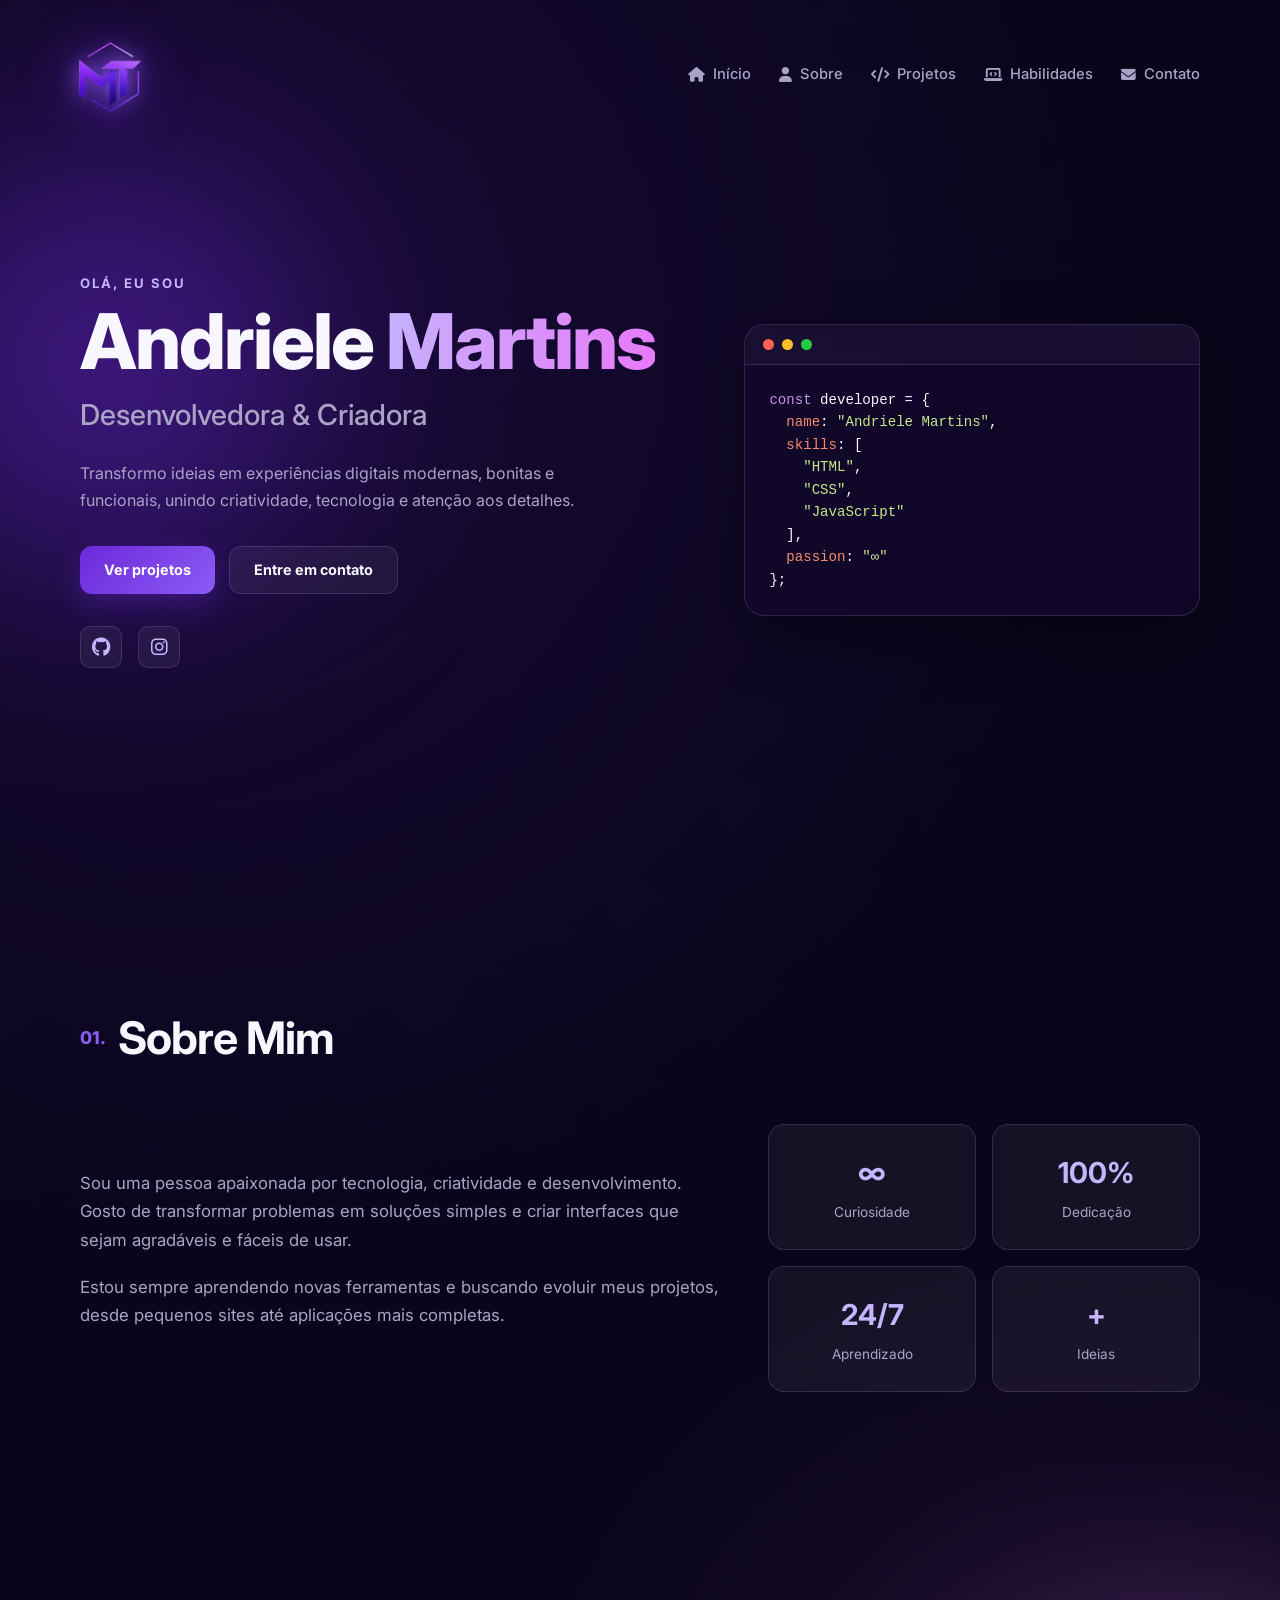
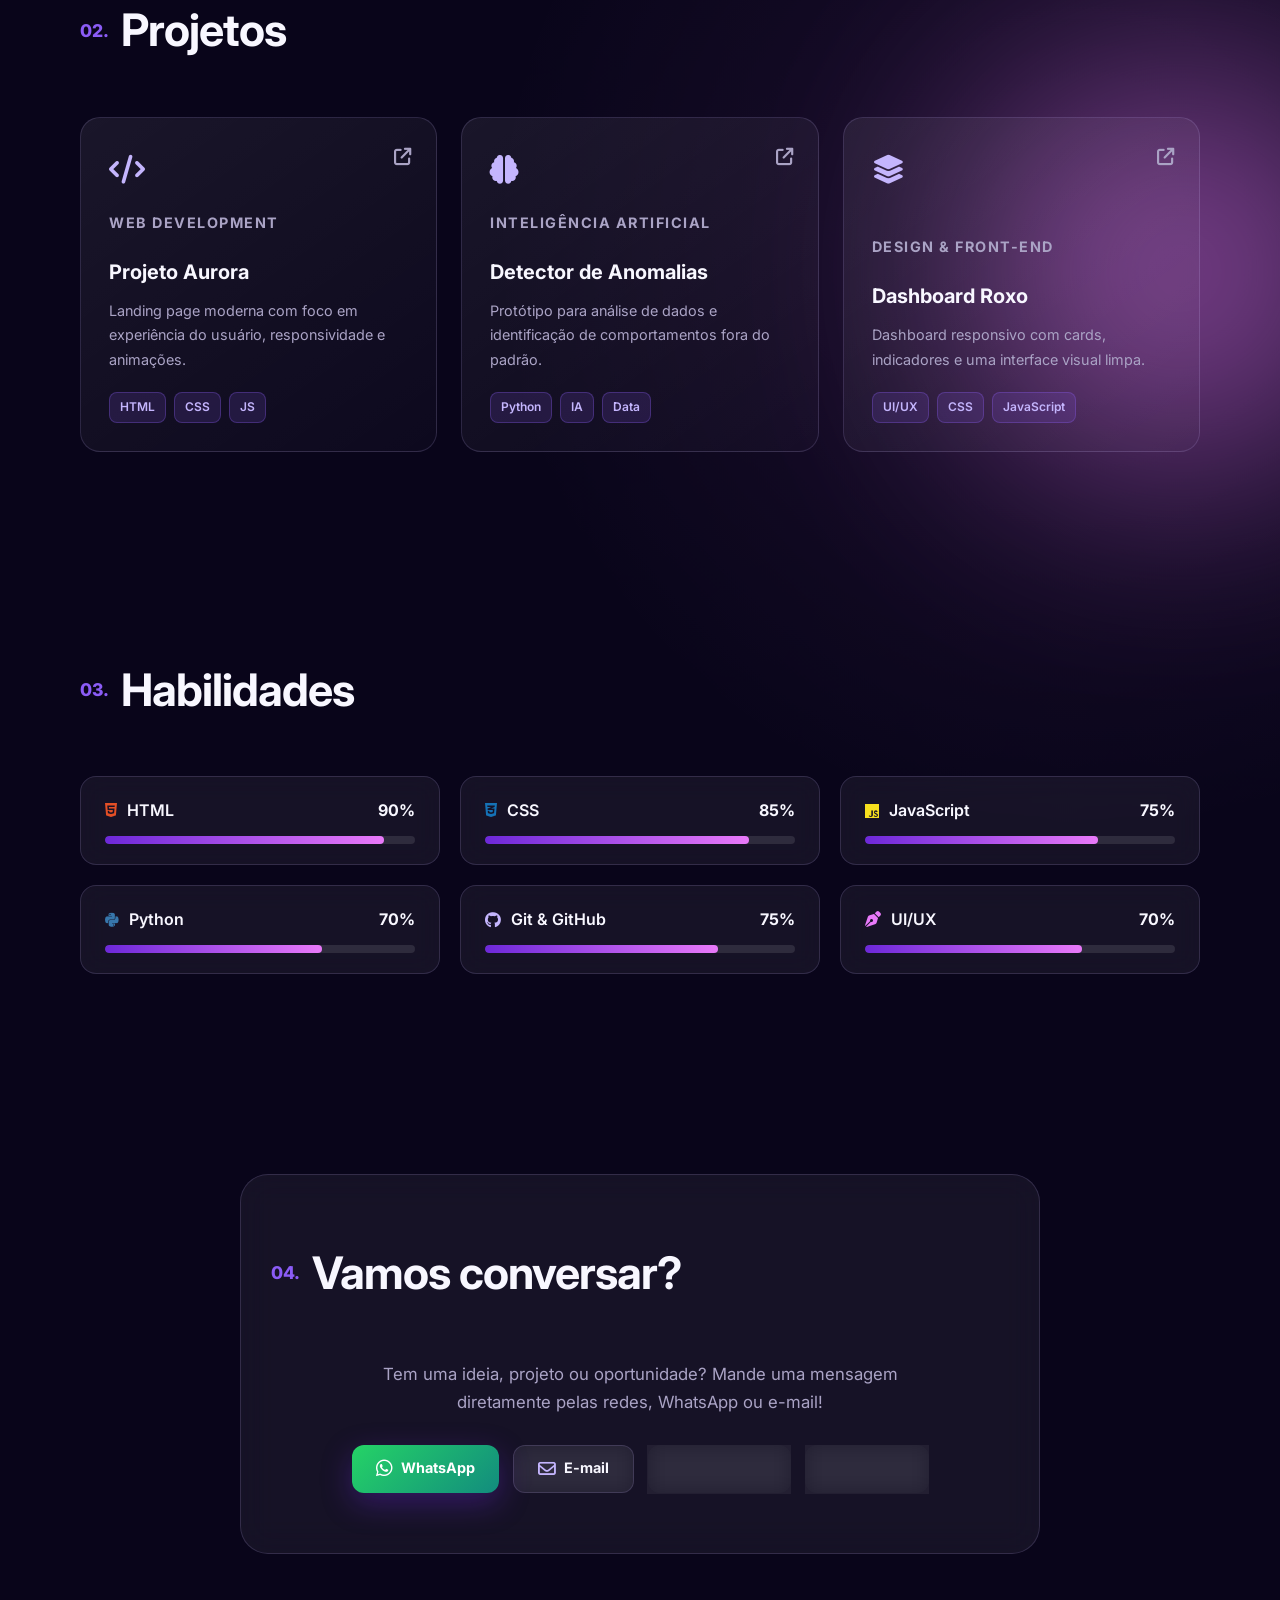
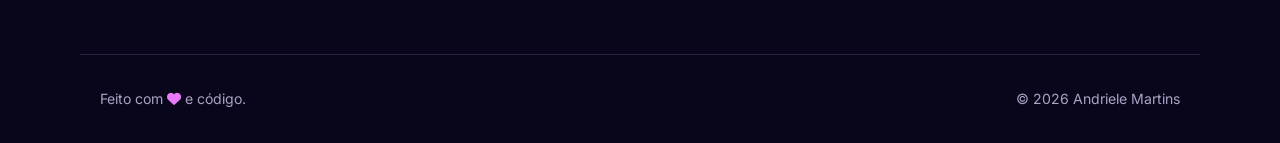
<file: portfolio/index.html>
<!DOCTYPE html>
<html lang="pt-BR">

<head>
  <meta charset="UTF-8">
  <meta name="viewport" content="width=device-width, initial-scale=1.0">
  <meta name="description" content="Portfólio pessoal moderno de Andriele Martins.">

  <title>Andriele Martins | Desenvolvedora</title>

  <link rel="preconnect" href="https://fonts.googleapis.com">
  <link rel="preconnect" href="https://fonts.gstatic.com" crossorigin>
  <link href="https://fonts.googleapis.com/css2?family=Inter:wght@400;500;600;700;800&display=swap" rel="stylesheet">

  <link rel="stylesheet" href="https://cdnjs.cloudflare.com/ajax/libs/font-awesome/6.5.1/css/all.min.css">

  <link rel="stylesheet" href="style.css">
</head>

<body>

  <div class="background-glow glow-one"></div>
  <div class="background-glow glow-two"></div>


  <header class="header" id="header">
    <nav class="nav container">

      <a class="logo" href="#inicio" aria-label="Página inicial">
        <img src="img/Logo.png" alt="Logo Andriele Martins">
      </a>

      <button class="menu-toggle" id="menu-toggle" aria-label="Abrir menu" aria-expanded="false">
        <span></span>
        <span></span>
        <span></span>
      </button>

      <ul class="nav-links" id="nav-links">
        <li><a href="#inicio"><i class="fa-solid fa-house"></i> Início</a></li>
        <li><a href="#sobre"><i class="fa-solid fa-user"></i> Sobre</a></li>
        <li><a href="#projetos"><i class="fa-solid fa-code"></i> Projetos</a></li>
        <li><a href="#habilidades"><i class="fa-solid fa-laptop-code"></i> Habilidades</a></li>
        <li><a href="#contato"><i class="fa-solid fa-envelope"></i> Contato</a></li>
      </ul>

    </nav>
  </header>


  <main>

    <section class="hero container" id="inicio">

      <div class="hero-content reveal">
        <p class="eyebrow">Olá, eu sou</p>
        <h1>Andriele<span> Martins</span></h1>
        <h2>Desenvolvedora &amp; Criadora</h2>

        <p class="hero-description">
          Transformo ideias em experiências digitais modernas, bonitas e funcionais, unindo criatividade, tecnologia e atenção aos detalhes.
        </p>

        <div class="hero-buttons">
          <a class="btn btn-primary" href="#projetos">Ver projetos</a>
          <a class="btn btn-outline" href="#contato">Entre em contato</a>
        </div>

        <div class="social-links" aria-label="Redes sociais">
          <a href="https://github.com/andrielepmartins-sy" target="_blank" rel="noopener noreferrer" aria-label="GitHub">
            <i class="fa-brands fa-github"></i>
          </a>
          <a href="https://www.instagram.com/mit.devv" target="_blank" rel="noopener noreferrer" aria-label="Instagram">
            <i class="fa-brands fa-instagram"></i>
          </a>
        </div>
      </div>

      <div class="hero-visual reveal">
        <div class="code-card">
          <div class="window-bar">
            <span></span>
            <span></span>
            <span></span>
          </div>
          <pre><code><span class="code-purple">const</span> <span class="code-white">developer</span> = {
  <span class="code-pink">name</span>: <span class="code-green">"Andriele Martins"</span>,
  <span class="code-pink">skills</span>: [
    <span class="code-green">"HTML"</span>,
    <span class="code-green">"CSS"</span>,
    <span class="code-green">"JavaScript"</span>
  ],
  <span class="code-pink">passion</span>: <span class="code-green">"∞"</span>
};</code></pre>
        </div>
      </div>

    </section>


    <section class="section container" id="sobre">
      <div class="section-heading reveal">
        <span>01.</span>
        <h2>Sobre Mim</h2>
      </div>

      <div class="about-grid">
        <div class="about-text reveal">
          <p>
            Sou uma pessoa apaixonada por tecnologia, criatividade e desenvolvimento. Gosto de transformar problemas em soluções simples e criar interfaces que sejam agradáveis e fáceis de usar.
          </p>
          <p>
            Estou sempre aprendendo novas ferramentas e buscando evoluir meus projetos, desde pequenos sites até aplicações mais completas.
          </p>
        </div>

        <div class="about-stats reveal">
          <div class="stat-card"><strong>∞</strong><span>Curiosidade</span></div>
          <div class="stat-card"><strong>100%</strong><span>Dedicação</span></div>
          <div class="stat-card"><strong>24/7</strong><span>Aprendizado</span></div>
          <div class="stat-card"><strong>+</strong><span>Ideias</span></div>
        </div>
      </div>
    </section>


    <section class="section container" id="projetos">
      <div class="section-heading reveal">
        <span>02.</span>
        <h2>Projetos</h2>
      </div>

      <div class="projects-grid">

        <article class="project-card reveal">
          <div class="project-icon"><i class="fa-solid fa-code"></i></div>
          <div class="project-content">
            <p class="project-type">Web Development</p>
            <h3>Projeto Aurora</h3>
            <p>Landing page moderna com foco em experiência do usuário, responsividade e animações.</p>
            <div class="tags">
              <span>HTML</span><span>CSS</span><span>JS</span>
            </div>
          </div>
          <a class="project-link" href="https://github.com/andrielepmartins-sy" target="_blank" rel="noopener noreferrer">
            <i class="fa-solid fa-arrow-up-right-from-square"></i>
          </a>
        </article>

        <article class="project-card reveal">
          <div class="project-icon"><i class="fa-solid fa-brain"></i></div>
          <div class="project-content">
            <p class="project-type">Inteligência Artificial</p>
            <h3>Detector de Anomalias</h3>
            <p>Protótipo para análise de dados e identificação de comportamentos fora do padrão.</p>
            <div class="tags">
              <span>Python</span><span>IA</span><span>Data</span>
            </div>
          </div>
          <a class="project-link" href="https://github.com/andrielepmartins-sy" target="_blank" rel="noopener noreferrer">
            <i class="fa-solid fa-arrow-up-right-from-square"></i>
          </a>
        </article>

        <article class="project-card reveal">
          <div class="project-icon"><i class="fa-solid fa-layer-group"></i></div>
          <div class="project-content">
            <p class="project-type">Design &amp; Front-end</p>
            <h3>Dashboard Roxo</h3>
            <p>Dashboard responsivo com cards, indicadores e uma interface visual limpa.</p>
            <div class="tags">
              <span>UI/UX</span><span>CSS</span><span>JavaScript</span>
            </div>
          </div>
          <a class="project-link" href="https://github.com/andrielepmartins-sy" target="_blank" rel="noopener noreferrer">
            <i class="fa-solid fa-arrow-up-right-from-square"></i>
          </a>
        </article>

      </div>
    </section>


    <section class="section container" id="habilidades">
      <div class="section-heading reveal">
        <span>03.</span>
        <h2>Habilidades</h2>
      </div>

      <div class="skills-grid">
        <div class="skill-card reveal">
          <div class="skill-top">
            <span><i class="fa-brands fa-html5" style="color: #e34f26;"></i> HTML</span>
            <strong>90%</strong>
          </div>
          <div class="progress"><span style="width: 90%"></span></div>
        </div>

        <div class="skill-card reveal">
          <div class="skill-top">
            <span><i class="fa-brands fa-css3-alt" style="color: #1572b6;"></i> CSS</span>
            <strong>85%</strong>
          </div>
          <div class="progress"><span style="width: 85%"></span></div>
        </div>

        <div class="skill-card reveal">
          <div class="skill-top">
            <span><i class="fa-brands fa-js" style="color: #f7df1e;"></i> JavaScript</span>
            <strong>75%</strong>
          </div>
          <div class="progress"><span style="width: 75%"></span></div>
        </div>

        <div class="skill-card reveal">
          <div class="skill-top">
            <span><i class="fa-brands fa-python" style="color: #3776ab;"></i> Python</span>
            <strong>70%</strong>
          </div>
          <div class="progress"><span style="width: 70%"></span></div>
        </div>

        <div class="skill-card reveal">
          <div class="skill-top">
            <span><i class="fa-brands fa-github" style="color: #c4b5fd;"></i> Git &amp; GitHub</span>
            <strong>75%</strong>
          </div>
          <div class="progress"><span style="width: 75%"></span></div>
        </div>

        <div class="skill-card reveal">
          <div class="skill-top">
            <span><i class="fa-solid fa-pen-nib" style="color: #e879f9;"></i> UI/UX</span>
            <strong>70%</strong>
          </div>
          <div class="progress"><span style="width: 70%"></span></div>
        </div>
      </div>
    </section>


    <section class="contact-section" id="contato">
      <div class="container contact-content reveal">
        <div class="section-heading">
          <span>04.</span>
          <h2>Vamos conversar?</h2>
        </div>

        <p>
          Tem uma ideia, projeto ou oportunidade? Mande uma mensagem diretamente pelas redes, WhatsApp ou e-mail!
        </p>

        <div style="display: flex; gap: 14px; justify-content: center; flex-wrap: wrap; margin-top: 24px;">
          
          <a class="btn btn-primary" 
             href="https://wa.me/5551999999999?text=Ol%C3%A1%20Andriele!%20Vi%20seu%20portf%C3%B3lio%20e%20gostaria%20de%20conversar%20sobre%20um%20projeto." 
             target="_blank" 
             rel="noopener noreferrer"
             style="background: linear-gradient(135deg, #25D366, #128C7E); color: #fff; border: none; display: inline-flex; align-items: center; gap: 8px;">
            <i class="fa-brands fa-whatsapp" style="font-size: 1.2rem;"></i>
            WhatsApp
          </a>

          <a class="btn btn-outline" 
             href="mailto:andrielepmartins@gmail.com?subject=Contato%20via%20Portf%C3%B3lio&body=Ol%C3%A1%20Andriele,%20gostaria%20de%20saber%20mais%20sobre%20seus%20servi%C3%A7os."
             style="display: inline-flex; align-items: center; gap: 8px;">
            <i class="fa-regular fa-envelope" style="font-size: 1.1rem; color: var(--lavender);"></i>
            E-mail
          </a>

          <a class="btn btn-outline" 
             href="https://www.instagram.com/mit.devv" 
             target="_blank" 
             rel="noopener noreferrer"
             style="display: inline-flex; align-items: center; gap: 8px;">
            <i class="fa-brands fa-instagram" style="font-size: 1.1rem; color: var(--pink);"></i>
            Instagram
          </a>

          <a class="btn btn-outline" 
             href="https://github.com/andrielepmartins-sy" 
             target="_blank" 
             rel="noopener noreferrer"
             style="display: inline-flex; align-items: center; gap: 8px;">
            <i class="fa-brands fa-github" style="font-size: 1.1rem; color: var(--lavender);"></i>
            GitHub
          </a>

        </div>
      </div>
    </section>

  </main>


  <footer class="footer">
    <p>Feito com <span style="color: var(--pink);"><i class="fa-solid fa-heart"></i></span> e código.</p>
    <p>© <span id="year"></span> Andriele Martins</p>
  </footer>

  <button class="back-to-top" id="back-to-top" aria-label="Voltar ao topo">
    <i class="fa-solid fa-arrow-up"></i>
  </button>

  <div class="particles" id="particles" aria-hidden="true"></div>

  <script src="script.js"></script>

</body>
</html>
</file>
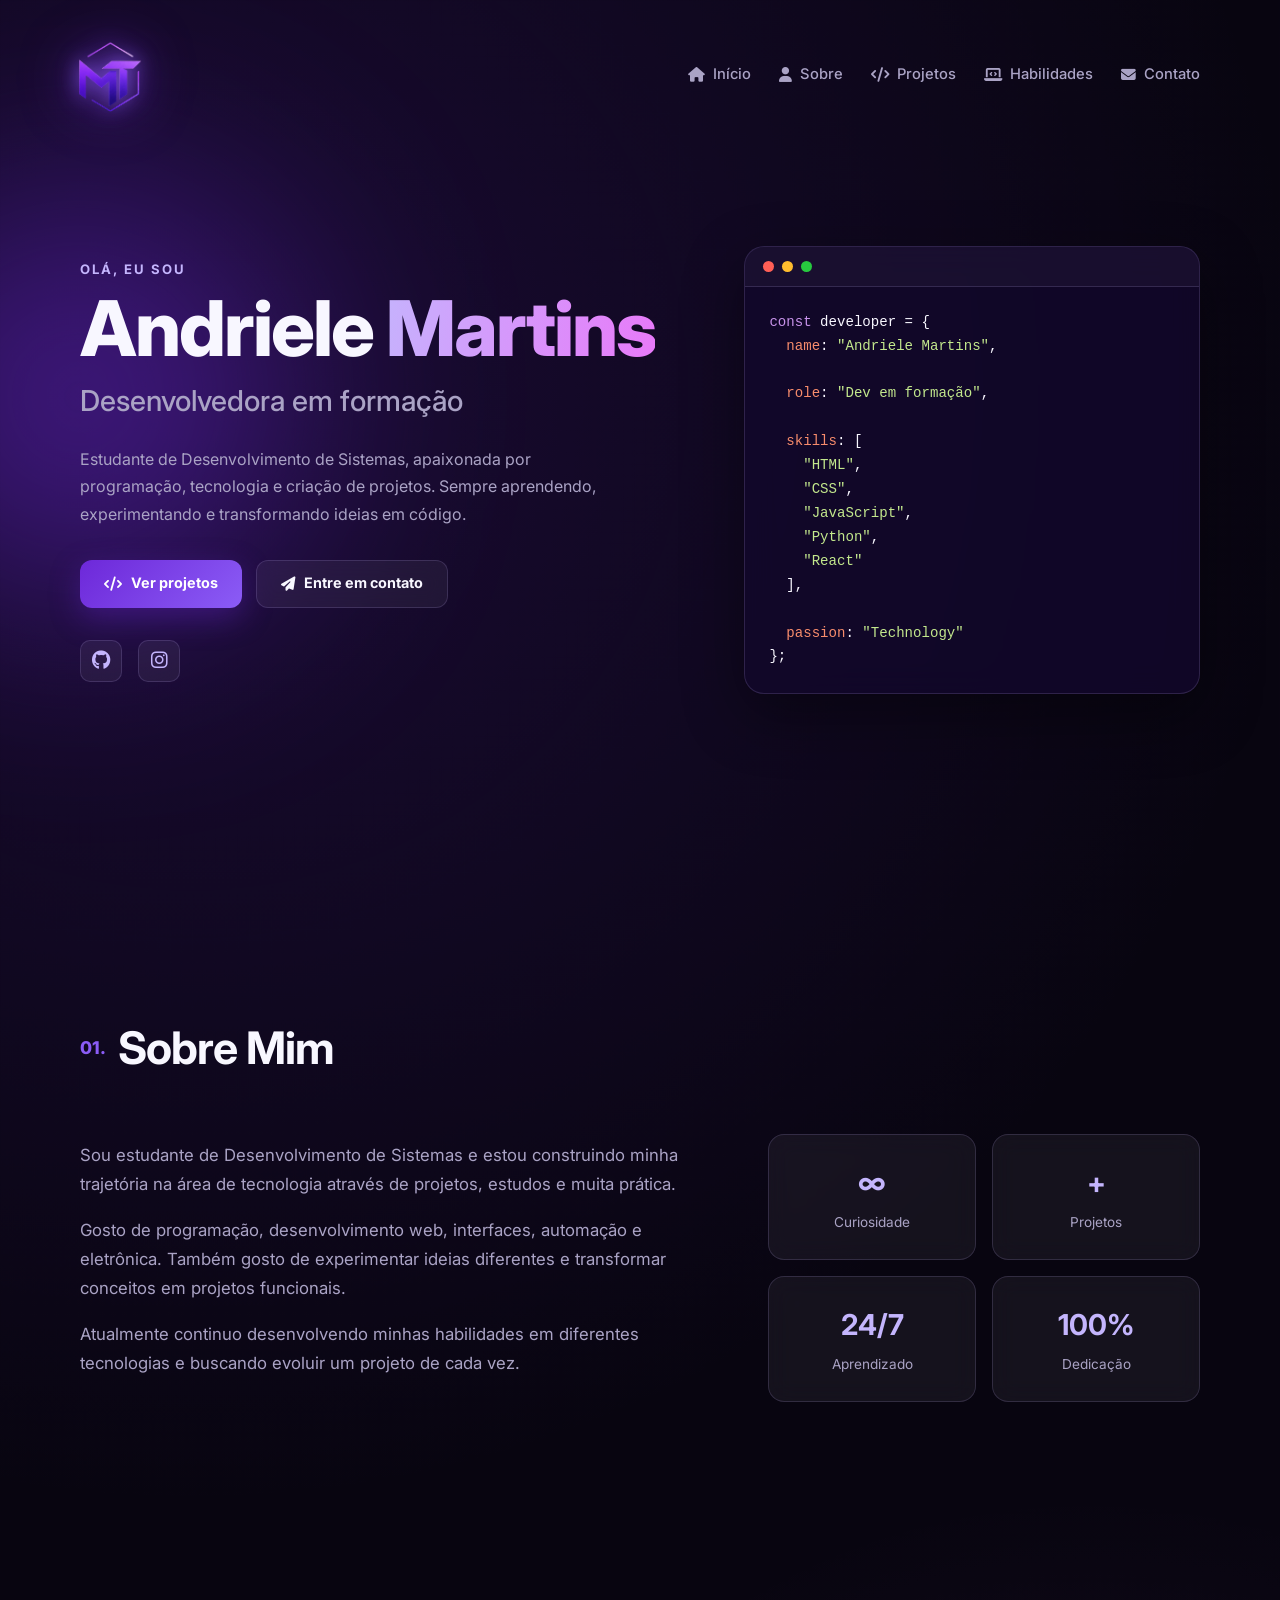
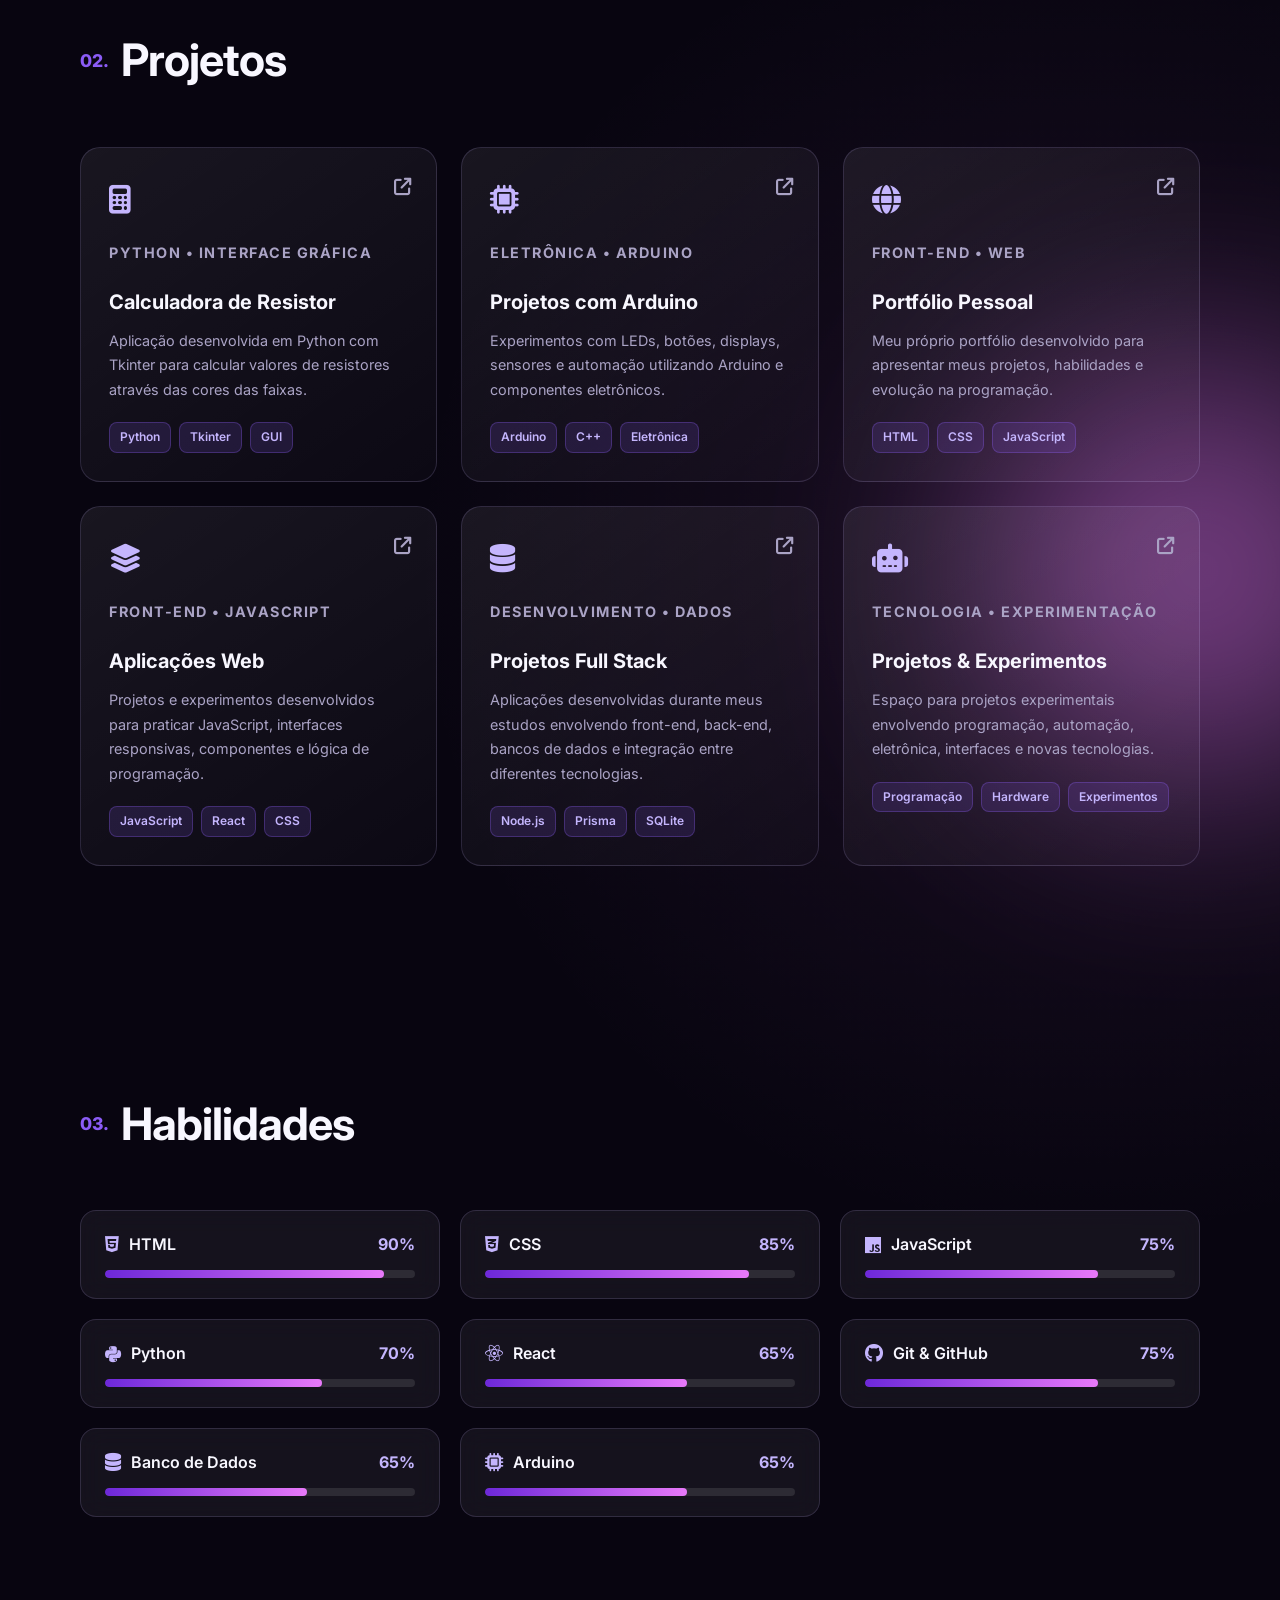
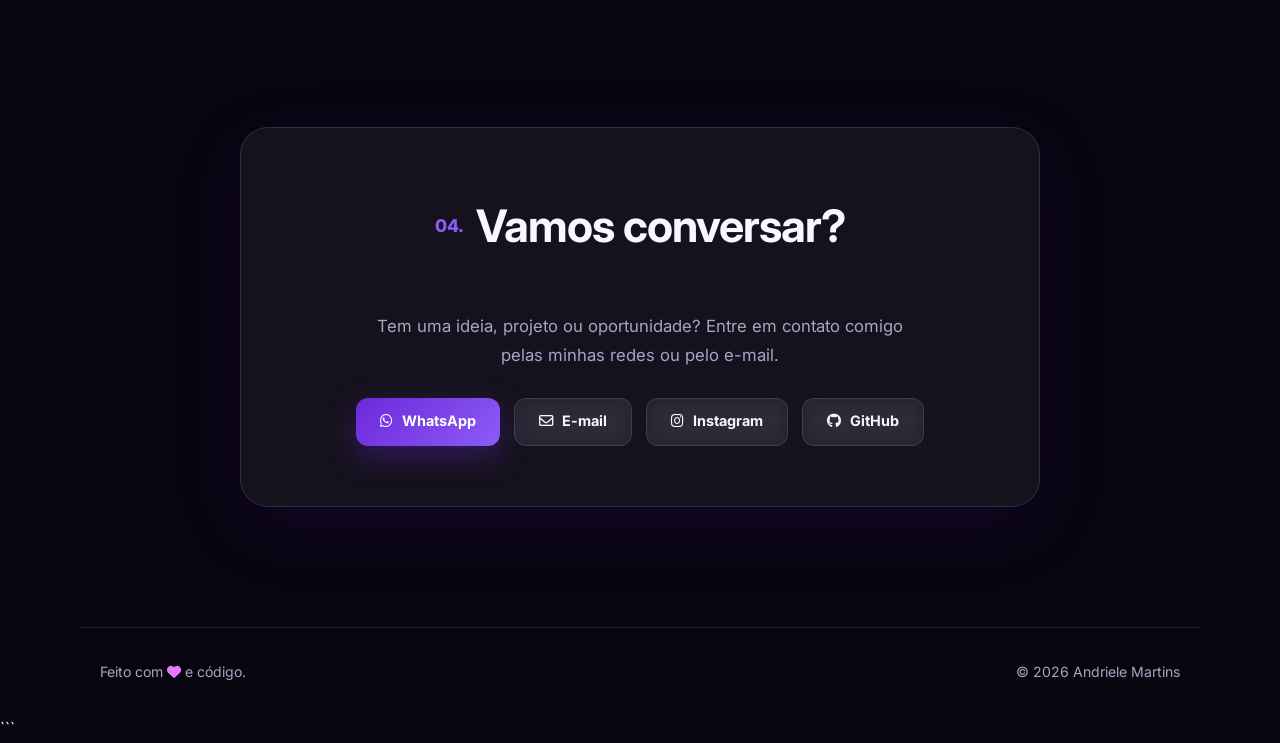
<file: Portf-lio-main/portfolio/index.html>
<!DOCTYPE html>
<html lang="pt-BR">

<head>
  <meta charset="UTF-8">
  <meta name="viewport" content="width=device-width, initial-scale=1.0">

  <meta
    name="description"
    content="Portfólio de Andriele Martins — Desenvolvedora em formação, estudante de Desenvolvimento de Sistemas e apaixonada por tecnologia."
  >

  <meta name="author" content="Andriele Martins">

  <title>Andriele Martins | Desenvolvedora</title>

  <!-- Google Fonts -->
  <link rel="preconnect" href="https://fonts.googleapis.com">
  <link rel="preconnect" href="https://fonts.gstatic.com" crossorigin>

  <link
    href="https://fonts.googleapis.com/css2?family=Inter:wght@400;500;600;700;800&display=swap"
    rel="stylesheet"
  >

  <!-- Font Awesome -->
  <link
    rel="stylesheet"
    href="https://cdnjs.cloudflare.com/ajax/libs/font-awesome/6.5.1/css/all.min.css"
  >

  <!-- CSS -->
  <link rel="stylesheet" href="style.css">
</head>


<body>

  <!-- =========================
       EFEITOS DE FUNDO
  ========================== -->

  <div class="background-glow glow-one"></div>
  <div class="background-glow glow-two"></div>


  <!-- =========================
       CABEÇALHO
  ========================== -->

  <header class="header" id="header">

    <nav class="nav container">

      <!-- Logo -->

      <a
        class="logo"
        href="#inicio"
        aria-label="Página inicial"
      >
        <img
          src="img/Logo.png"
          alt="Logo Andriele Martins"
        >
      </a>


      <!-- Menu mobile -->

      <button
        class="menu-toggle"
        id="menu-toggle"
        type="button"
        aria-label="Abrir menu"
        aria-expanded="false"
        aria-controls="nav-links"
      >
        <span></span>
        <span></span>
        <span></span>
      </button>


      <!-- Navegação -->

      <ul class="nav-links" id="nav-links">

        <li>
          <a href="#inicio">
            <i class="fa-solid fa-house"></i>
            Início
          </a>
        </li>

        <li>
          <a href="#sobre">
            <i class="fa-solid fa-user"></i>
            Sobre
          </a>
        </li>

        <li>
          <a href="#projetos">
            <i class="fa-solid fa-code"></i>
            Projetos
          </a>
        </li>

        <li>
          <a href="#habilidades">
            <i class="fa-solid fa-laptop-code"></i>
            Habilidades
          </a>
        </li>

        <li>
          <a href="#contato">
            <i class="fa-solid fa-envelope"></i>
            Contato
          </a>
        </li>

      </ul>

    </nav>

  </header>



  <main>

    <!-- =========================
         HERO
    ========================== -->

    <section
      class="hero container"
      id="inicio"
    >

      <div class="hero-content reveal">

        <p class="eyebrow">
          Olá, eu sou
        </p>

        <h1>
          Andriele<span> Martins</span>
        </h1>

        <h2>
          Desenvolvedora em formação
        </h2>

        <p class="hero-description">
          Estudante de Desenvolvimento de Sistemas,
          apaixonada por programação, tecnologia e criação
          de projetos. Sempre aprendendo, experimentando
          e transformando ideias em código.
        </p>


        <!-- Botões -->

        <div class="hero-buttons">

          <a
            class="btn btn-primary"
            href="#projetos"
          >
            <i class="fa-solid fa-code"></i>
            Ver projetos
          </a>

          <a
            class="btn btn-outline"
            href="#contato"
          >
            <i class="fa-solid fa-paper-plane"></i>
            Entre em contato
          </a>

        </div>


        <!-- Redes sociais -->

        <div
          class="social-links"
          aria-label="Redes sociais"
        >

          <a
            href="https://github.com/andrielepmartins-sy"
            target="_blank"
            rel="noopener noreferrer"
            aria-label="GitHub"
          >
            <i class="fa-brands fa-github"></i>
          </a>

          <a
            href="https://www.instagram.com/mit.devv"
            target="_blank"
            rel="noopener noreferrer"
            aria-label="Instagram"
          >
            <i class="fa-brands fa-instagram"></i>
          </a>

        </div>

      </div>



      <!-- =========================
           CARD DE CÓDIGO
      ========================== -->

      <div class="hero-visual reveal">

        <div class="code-card">

          <div class="window-bar">
            <span></span>
            <span></span>
            <span></span>
          </div>

          <pre><code><span class="code-purple">const</span> <span class="code-white">developer</span> = {
  <span class="code-pink">name</span>: <span class="code-green">"Andriele Martins"</span>,

  <span class="code-pink">role</span>: <span class="code-green">"Dev em formação"</span>,

  <span class="code-pink">skills</span>: [
    <span class="code-green">"HTML"</span>,
    <span class="code-green">"CSS"</span>,
    <span class="code-green">"JavaScript"</span>,
    <span class="code-green">"Python"</span>,
    <span class="code-green">"React"</span>
  ],

  <span class="code-pink">passion</span>: <span class="code-green">"Technology"</span>
};</code></pre>

        </div>

      </div>

    </section>



    <!-- =========================
         SOBRE
    ========================== -->

    <section
      class="section container"
      id="sobre"
    >

      <div class="section-heading reveal">

        <span>01.</span>

        <h2>
          Sobre Mim
        </h2>

      </div>


      <div class="about-grid">

        <div class="about-text reveal">

          <p>
            Sou estudante de Desenvolvimento de Sistemas
            e estou construindo minha trajetória na área de
            tecnologia através de projetos, estudos e muita
            prática.
          </p>

          <p>
            Gosto de programação, desenvolvimento web,
            interfaces, automação e eletrônica. Também gosto
            de experimentar ideias diferentes e transformar
            conceitos em projetos funcionais.
          </p>

          <p>
            Atualmente continuo desenvolvendo minhas
            habilidades em diferentes tecnologias e buscando
            evoluir um projeto de cada vez.
          </p>

        </div>


        <div class="about-stats reveal">

          <div class="stat-card">
            <strong>∞</strong>
            <span>Curiosidade</span>
          </div>

          <div class="stat-card">
            <strong>+</strong>
            <span>Projetos</span>
          </div>

          <div class="stat-card">
            <strong>24/7</strong>
            <span>Aprendizado</span>
          </div>

          <div class="stat-card">
            <strong>100%</strong>
            <span>Dedicação</span>
          </div>

        </div>

      </div>

    </section>



    <!-- =========================
         PROJETOS
    ========================== -->

    <section
      class="section container"
      id="projetos"
    >

      <div class="section-heading reveal">

        <span>02.</span>

        <h2>
          Projetos
        </h2>

      </div>


      <div class="projects-grid">


        <!-- Projeto 1 -->

        <article class="project-card reveal">

          <div>

            <div class="project-icon">
              <i class="fa-solid fa-calculator"></i>
            </div>

            <div class="project-content">

              <p class="project-type">
                Python • Interface gráfica
              </p>

              <h3>
                Calculadora de Resistor
              </h3>

              <p>
                Aplicação desenvolvida em Python com Tkinter
                para calcular valores de resistores através
                das cores das faixas.
              </p>

              <div class="tags">
                <span>Python</span>
                <span>Tkinter</span>
                <span>GUI</span>
              </div>

            </div>

          </div>

          <a
            class="project-link"
            href="https://github.com/andrielepmartins-sy"
            target="_blank"
            rel="noopener noreferrer"
            aria-label="Ver projeto Calculadora de Resistor"
          >
            <i class="fa-solid fa-arrow-up-right-from-square"></i>
          </a>

        </article>



        <!-- Projeto 2 -->

        <article class="project-card reveal">

          <div>

            <div class="project-icon">
              <i class="fa-solid fa-microchip"></i>
            </div>

            <div class="project-content">

              <p class="project-type">
                Eletrônica • Arduino
              </p>

              <h3>
                Projetos com Arduino
              </h3>

              <p>
                Experimentos com LEDs, botões, displays,
                sensores e automação utilizando Arduino
                e componentes eletrônicos.
              </p>

              <div class="tags">
                <span>Arduino</span>
                <span>C++</span>
                <span>Eletrônica</span>
              </div>

            </div>

          </div>

          <a
            class="project-link"
            href="https://github.com/andrielepmartins-sy"
            target="_blank"
            rel="noopener noreferrer"
            aria-label="Ver projetos Arduino"
          >
            <i class="fa-solid fa-arrow-up-right-from-square"></i>
          </a>

        </article>



        <!-- Projeto 3 -->

        <article class="project-card reveal">

          <div>

            <div class="project-icon">
              <i class="fa-solid fa-globe"></i>
            </div>

            <div class="project-content">

              <p class="project-type">
                Front-end • Web
              </p>

              <h3>
                Portfólio Pessoal
              </h3>

              <p>
                Meu próprio portfólio desenvolvido para
                apresentar meus projetos, habilidades e
                evolução na programação.
              </p>

              <div class="tags">
                <span>HTML</span>
                <span>CSS</span>
                <span>JavaScript</span>
              </div>

            </div>

          </div>

          <a
            class="project-link"
            href="https://github.com/andrielepmartins-sy"
            target="_blank"
            rel="noopener noreferrer"
            aria-label="Ver código do portfólio"
          >
            <i class="fa-solid fa-arrow-up-right-from-square"></i>
          </a>

        </article>



        <!-- Projeto 4 -->

        <article class="project-card reveal">

          <div>

            <div class="project-icon">
              <i class="fa-solid fa-layer-group"></i>
            </div>

            <div class="project-content">

              <p class="project-type">
                Front-end • JavaScript
              </p>

              <h3>
                Aplicações Web
              </h3>

              <p>
                Projetos e experimentos desenvolvidos para
                praticar JavaScript, interfaces responsivas,
                componentes e lógica de programação.
              </p>

              <div class="tags">
                <span>JavaScript</span>
                <span>React</span>
                <span>CSS</span>
              </div>

            </div>

          </div>

          <a
            class="project-link"
            href="https://github.com/andrielepmartins-sy"
            target="_blank"
            rel="noopener noreferrer"
            aria-label="Ver aplicações web"
          >
            <i class="fa-solid fa-arrow-up-right-from-square"></i>
          </a>

        </article>



        <!-- Projeto 5 -->

        <article class="project-card reveal">

          <div>

            <div class="project-icon">
              <i class="fa-solid fa-database"></i>
            </div>

            <div class="project-content">

              <p class="project-type">
                Desenvolvimento • Dados
              </p>

              <h3>
                Projetos Full Stack
              </h3>

              <p>
                Aplicações desenvolvidas durante meus estudos
                envolvendo front-end, back-end, bancos de dados
                e integração entre diferentes tecnologias.
              </p>

              <div class="tags">
                <span>Node.js</span>
                <span>Prisma</span>
                <span>SQLite</span>
              </div>

            </div>

          </div>

          <a
            class="project-link"
            href="https://github.com/andrielepmartins-sy"
            target="_blank"
            rel="noopener noreferrer"
            aria-label="Ver projetos Full Stack"
          >
            <i class="fa-solid fa-arrow-up-right-from-square"></i>
          </a>

        </article>



        <!-- Projeto 6 -->

        <article class="project-card reveal">

          <div>

            <div class="project-icon">
              <i class="fa-solid fa-robot"></i>
            </div>

            <div class="project-content">

              <p class="project-type">
                Tecnologia • Experimentação
              </p>

              <h3>
                Projetos & Experimentos
              </h3>

              <p>
                Espaço para projetos experimentais envolvendo
                programação, automação, eletrônica, interfaces
                e novas tecnologias.
              </p>

              <div class="tags">
                <span>Programação</span>
                <span>Hardware</span>
                <span>Experimentos</span>
              </div>

            </div>

          </div>

          <a
            class="project-link"
            href="https://github.com/andrielepmartins-sy"
            target="_blank"
            rel="noopener noreferrer"
            aria-label="Ver projetos no GitHub"
          >
            <i class="fa-solid fa-arrow-up-right-from-square"></i>
          </a>

        </article>

      </div>

    </section>



    <!-- =========================
         HABILIDADES
    ========================== -->

    <section
      class="section container"
      id="habilidades"
    >

      <div class="section-heading reveal">

        <span>03.</span>

        <h2>
          Habilidades
        </h2>

      </div>


      <div class="skills-grid">


        <div class="skill-card reveal">

          <div class="skill-top">

            <span>
              <i class="fa-brands fa-html5"></i>
              HTML
            </span>

            <strong>90%</strong>

          </div>

          <div class="progress">
            <span style="width: 90%"></span>
          </div>

        </div>



        <div class="skill-card reveal">

          <div class="skill-top">

            <span>
              <i class="fa-brands fa-css3-alt"></i>
              CSS
            </span>

            <strong>85%</strong>

          </div>

          <div class="progress">
            <span style="width: 85%"></span>
          </div>

        </div>



        <div class="skill-card reveal">

          <div class="skill-top">

            <span>
              <i class="fa-brands fa-js"></i>
              JavaScript
            </span>

            <strong>75%</strong>

          </div>

          <div class="progress">
            <span style="width: 75%"></span>
          </div>

        </div>



        <div class="skill-card reveal">

          <div class="skill-top">

            <span>
              <i class="fa-brands fa-python"></i>
              Python
            </span>

            <strong>70%</strong>

          </div>

          <div class="progress">
            <span style="width: 70%"></span>
          </div>

        </div>



        <div class="skill-card reveal">

          <div class="skill-top">

            <span>
              <i class="fa-brands fa-react"></i>
              React
            </span>

            <strong>65%</strong>

          </div>

          <div class="progress">
            <span style="width: 65%"></span>
          </div>

        </div>



        <div class="skill-card reveal">

          <div class="skill-top">

            <span>
              <i class="fa-brands fa-github"></i>
              Git &amp; GitHub
            </span>

            <strong>75%</strong>

          </div>

          <div class="progress">
            <span style="width: 75%"></span>
          </div>

        </div>



        <div class="skill-card reveal">

          <div class="skill-top">

            <span>
              <i class="fa-solid fa-database"></i>
              Banco de Dados
            </span>

            <strong>65%</strong>

          </div>

          <div class="progress">
            <span style="width: 65%"></span>
          </div>

        </div>



        <div class="skill-card reveal">

          <div class="skill-top">

            <span>
              <i class="fa-solid fa-microchip"></i>
              Arduino
            </span>

            <strong>65%</strong>

          </div>

          <div class="progress">
            <span style="width: 65%"></span>
          </div>

        </div>

      </div>

    </section>



    <!-- =========================
         CONTATO
    ========================== -->

    <section
      class="contact-section"
      id="contato"
    >

      <div class="container contact-content reveal">

        <div class="section-heading">

          <span>04.</span>

          <h2>
            Vamos conversar?
          </h2>

        </div>


        <p>
          Tem uma ideia, projeto ou oportunidade?
          Entre em contato comigo pelas minhas redes
          ou pelo e-mail.
        </p>


        <div
          style="
            display: flex;
            gap: 14px;
            justify-content: center;
            flex-wrap: wrap;
            margin-top: 24px;
          "
        >

          <!-- WhatsApp -->

          <a
            class="btn btn-primary"
            href="https://wa.me/5551999999999"
            target="_blank"
            rel="noopener noreferrer"
            aria-label="Entrar em contato pelo WhatsApp"
          >
            <i class="fa-brands fa-whatsapp"></i>
            WhatsApp
          </a>


          <!-- E-mail -->

          <a
            class="btn btn-outline"
            href="mailto:andrele.p.martins@aluno.senai.br"
            aria-label="Enviar e-mail"
          >
            <i class="fa-regular fa-envelope"></i>
            E-mail
          </a>


          <!-- Instagram -->

          <a
            class="btn btn-outline"
            href="https://www.instagram.com/mit.devv"
            target="_blank"
            rel="noopener noreferrer"
            aria-label="Instagram"
          >
            <i class="fa-brands fa-instagram"></i>
            Instagram
          </a>


          <!-- GitHub -->

          <a
            class="btn btn-outline"
            href="https://github.com/andrielepmartins-sy"
            target="_blank"
            rel="noopener noreferrer"
            aria-label="GitHub"
          >
            <i class="fa-brands fa-github"></i>
            GitHub
          </a>

        </div>

      </div>

    </section>

  </main>



  <!-- =========================
       RODAPÉ
  ========================== -->

  <footer class="footer">

    <p>
      Feito com
      <span style="color: var(--pink);">
        <i class="fa-solid fa-heart"></i>
      </span>
      e código.
    </p>

    <p>
      © <span id="year"></span>
      Andriele Martins
    </p>

  </footer>



  <!-- =========================
       BOTÃO VOLTAR AO TOPO
  ========================== -->

  <button
    class="back-to-top"
    id="back-to-top"
    type="button"
    aria-label="Voltar ao topo"
  >
    <i class="fa-solid fa-arrow-up"></i>
  </button>



  <!-- Partículas -->

  <div
    class="particles"
    id="particles"
    aria-hidden="true"
  ></div>



  <!-- JavaScript -->

  <script src="script.js"></script>

</body>

</html>
```
</file>
<file: portfolio/style.css>
:root {
  --bg: #09051a;
  --bg-soft: #12082b;
  --purple-dark: #2e1065;
  --purple: #6d28d9;
  --purple-light: #8b5cf6;
  --lavender: #c4b5fd;
  --pink: #e879f9;
  --text: #f8f7ff;
  --muted: #aaa3c5;
  --border: rgba(196, 181, 253, .16);
  --glass: rgba(255, 255, 255, .055);
  --shadow: 0 20px 60px rgba(0, 0, 0, .35);
}

* {
  margin: 0;
  padding: 0;
  box-sizing: border-box;
}

html {
  scroll-behavior: smooth;
}

body {
  min-height: 100vh;
  background:
    radial-gradient(circle at 15% 10%, rgba(109, 40, 217, .16), transparent 30%),
    radial-gradient(circle at 85% 55%, rgba(232, 121, 249, .09), transparent 28%),
    var(--bg);
  color: var(--text);
  font-family: "Inter", sans-serif;
  line-height: 1.7;
  overflow-x: hidden;
  position: relative;
}

a {
  color: inherit;
  text-decoration: none;
}

ul {
  list-style: none;
}

.container {
  width: min(1120px, calc(100% - 40px));
  margin-inline: auto;
}

/* =========================
   EFEITOS DE FUNDO
========================== */
.background-glow {
  position: absolute;
  width: 400px;
  height: 400px;
  border-radius: 50%;
  filter: blur(120px);
  pointer-events: none;
  z-index: -1;
  opacity: 0.5;
}

.glow-one {
  top: 5%;
  left: -100px;
  background: var(--purple);
}

.glow-two {
  top: 50%;
  right: -100px;
  background: var(--pink);
}

/* =========================
   CABEÇALHO & NAVEGAÇÃO
========================== */
.header {
  position: fixed;
  inset: 0 0 auto;
  z-index: 1000;
  transition: background .3s, backdrop-filter .3s, border-color .3s;
  border-bottom: 1px solid transparent;
}

.header.scrolled {
  background: rgba(9, 5, 26, .85);
  backdrop-filter: blur(16px);
  border-bottom-color: var(--border);
}

.nav {
  min-height: 80px;
  display: flex;
  align-items: center;
  justify-content: space-between;
}

/* LOGO NO CABEÇALHO */
.logo {
  display: flex;
  align-items: center;
  transform: translateY(25px);
  margin-left: -45px; /* Altere este valor: ex: -10px, -30px para mover mais para a esquerda */
  }

.logo img {
  width: 150px; /* Aumentado de 48px para 75px */
  height: 150px;
  object-fit: contain;
  display: block;
  filter:
    drop-shadow(0 0 10px rgba(139, 92, 246, 0.95))
    drop-shadow(0 0 25px rgba(109, 40, 217, 0.7));
  transition: transform .3s ease, filter .3s ease;
}

.logo img:hover {
  transform: scale(1.1);
  filter:
    drop-shadow(0 0 14px rgba(232, 121, 249, 1))
    drop-shadow(0 0 30px rgba(139, 92, 246, 0.9));
}

.nav-links {
  display: flex;
  gap: 28px;
  align-items: center;
}

.nav-links a {
  color: var(--muted);
  font-size: .92rem;
  font-weight: 500;
  transition: color .25s ease;
  display: flex;
  align-items: center;
  gap: 8px;
}

.nav-links a:hover {
  color: var(--lavender);
}

.menu-toggle {
  display: none;
  background: none;
  border: none;
  cursor: pointer;
  flex-direction: column;
  gap: 5px;
}

.menu-toggle span {
  width: 25px;
  height: 2px;
  background: var(--text);
  transition: .3s;
}

/* =========================
   HERO SECTION
========================== */
.hero {
  min-height: 100vh;
  display: grid;
  grid-template-columns: 1.15fr .85fr;
  align-items: center;
  gap: 48px;
  padding-top: 100px;
  padding-bottom: 60px;
}

.eyebrow {
  color: var(--lavender);
  text-transform: uppercase;
  letter-spacing: 2px;
  font-size: .82rem;
  font-weight: 700;
  margin-bottom: 8px;
}

.hero h1 {
  font-size: clamp(2.8rem, 6vw, 4.8rem);
  line-height: 1.05;
  letter-spacing: -2px;
  margin-bottom: 8px;
  font-weight: 800;
}

.hero h1 span {
  background: linear-gradient(100deg, var(--lavender), var(--pink));
  -webkit-background-clip: text;
  background-clip: text;
  color: transparent;
}

.hero h2 {
  font-size: clamp(1.2rem, 2.5vw, 1.8rem);
  color: var(--muted);
  font-weight: 500;
  margin-bottom: 20px;
}

.hero-description {
  max-width: 520px;
  color: var(--muted);
  font-size: 1rem;
  margin-bottom: 32px;
}

.hero-buttons {
  display: flex;
  flex-wrap: wrap;
  gap: 14px;
  margin-bottom: 32px;
}

/* BOTÕES GERAIS */
.btn {
  display: inline-flex;
  align-items: center;
  justify-content: center;
  min-height: 48px;
  padding: 0 24px;
  border-radius: 12px;
  font-weight: 700;
  font-size: .9rem;
  transition: all .3s ease;
  cursor: pointer;
}

.btn-primary {
  background: linear-gradient(135deg, var(--purple), var(--purple-light));
  box-shadow: 0 10px 30px rgba(109, 40, 217, .35);
  color: #fff;
  border: none;
}

.btn-primary:hover {
  transform: translateY(-3px);
  box-shadow: 0 15px 35px rgba(139, 92, 246, .45);
}

.btn-outline {
  border: 1px solid var(--border);
  background: var(--glass);
  color: var(--text);
  backdrop-filter: blur(10px);
}

.btn-outline:hover {
  border-color: var(--purple-light);
  transform: translateY(-3px);
  background: rgba(255, 255, 255, .08);
  color: var(--lavender);
}

/* REDES SOCIAL HERO */
.social-links {
  display: flex;
  gap: 16px;
}

.social-links a {
  width: 42px;
  height: 42px;
  border-radius: 10px;
  background: var(--glass);
  border: 1px solid var(--border);
  display: flex;
  align-items: center;
  justify-content: center;
  color: var(--lavender);
  font-size: 1.2rem;
  transition: .3s ease;
}

.social-links a:hover {
  border-color: var(--purple-light);
  transform: translateY(-3px);
  color: var(--pink);
  box-shadow: 0 5px 15px rgba(139, 92, 246, .3);
}

/* CARD DE CÓDIGO (HERO VISUAL) */
.code-card {
  background: rgba(18, 8, 43, .85);
  border: 1px solid var(--border);
  border-radius: 20px;
  overflow: hidden;
  box-shadow: var(--shadow);
  backdrop-filter: blur(16px);
}

.window-bar {
  display: flex;
  gap: 8px;
  padding: 14px 18px;
  background: rgba(255, 255, 255, .03);
  border-bottom: 1px solid var(--border);
}

.window-bar span {
  width: 11px;
  height: 11px;
  border-radius: 50%;
  background: rgba(255, 255, 255, .18);
}

.window-bar span:nth-child(1) { background: #ff5f56; }
.window-bar span:nth-child(2) { background: #ffbd2e; }
.window-bar span:nth-child(3) { background: #27c93f; }

.code-card pre {
  padding: 24px;
  font-family: "Courier New", Courier, monospace;
  font-size: .88rem;
  line-height: 1.6;
}

.code-purple { color: #c792ea; }
.code-white { color: #f8f7ff; }
.code-pink { color: #f78c6c; }
.code-green { color: #c3e88d; }

/* =========================
   SEÇÕES GERAIS
========================== */
.section {
  padding: 100px 0;
}

.section-heading {
  display: flex;
  align-items: center;
  gap: 12px;
  margin-bottom: 48px;
}

.section-heading span {
  color: var(--purple-light);
  font-weight: 800;
  font-size: 1.1rem;
}

.section-heading h2 {
  font-size: clamp(2rem, 4vw, 2.8rem);
  letter-spacing: -1px;
}

/* =========================
   SOBRE
========================== */
.about-grid {
  display: grid;
  grid-template-columns: 1.2fr .8fr;
  gap: 40px;
  align-items: center;
}

.about-text p {
  color: var(--muted);
  font-size: 1.05rem;
  margin-bottom: 18px;
}

.about-stats {
  display: grid;
  grid-template-columns: repeat(2, 1fr);
  gap: 16px;
}

.stat-card {
  background: var(--glass);
  border: 1px solid var(--border);
  border-radius: 16px;
  padding: 24px;
  text-align: center;
  backdrop-filter: blur(12px);
}

.stat-card strong {
  display: block;
  font-size: 1.8rem;
  color: var(--lavender);
}

.stat-card span {
  color: var(--muted);
  font-size: .85rem;
}

/* =========================
   PROJETOS
========================== */
.projects-grid {
  display: grid;
  grid-template-columns: repeat(auto-fit, minmax(320px, 1fr));
  gap: 24px;
}

.project-card {
  background: linear-gradient(145deg, rgba(255, 255, 255, .07), rgba(255, 255, 255, .02));
  border: 1px solid var(--border);
  border-radius: 20px;
  padding: 28px;
  display: flex;
  flex-direction: column;
  justify-content: space-between;
  transition: all .3s ease;
  position: relative;
  min-height: 260px;
}

.project-card:hover {
  transform: translateY(-6px);
  border-color: var(--purple-light);
  box-shadow: var(--shadow);
}

.project-icon {
  font-size: 1.8rem;
  color: var(--lavender);
  margin-bottom: 16px;
}

.project-type {
  font-size: .75rem;
  text-transform: uppercase;
  letter-spacing: 1.5px;
  color: var(--purple-light);
  font-weight: 700;
  margin-bottom: 6px;
}

.project-card h3 {
  font-size: 1.25rem;
  margin-bottom: 10px;
}

.project-card p {
  color: var(--muted);
  font-size: .9rem;
  margin-bottom: 20px;
}

.tags {
  display: flex;
  gap: 8px;
  flex-wrap: wrap;
}

.tags span {
  background: rgba(139, 92, 246, .15);
  border: 1px solid rgba(139, 92, 246, .3);
  color: var(--lavender);
  padding: 4px 10px;
  border-radius: 8px;
  font-size: .75rem;
  font-weight: 600;
}

.project-link {
  position: absolute;
  top: 24px;
  right: 24px;
  color: var(--muted);
  font-size: 1.1rem;
  transition: .25s;
}

.project-card:hover .project-link {
  color: var(--pink);
  transform: translate(3px, -3px);
}

/* =========================
   HABILIDADES
========================== */
.skills-grid {
  display: grid;
  grid-template-columns: repeat(auto-fit, minmax(280px, 1fr));
  gap: 20px;
}

.skill-card {
  background: var(--glass);
  border: 1px solid var(--border);
  border-radius: 16px;
  padding: 20px 24px;
  backdrop-filter: blur(12px);
}

.skill-top {
  display: flex;
  justify-content: space-between;
  align-items: center;
  margin-bottom: 12px;
  font-weight: 600;
}

.skill-top span {
  display: flex;
  align-items: center;
  gap: 10px;
}

.progress {
  width: 100%;
  height: 8px;
  background: rgba(255, 255, 255, .1);
  border-radius: 10px;
  overflow: hidden;
}

.progress span {
  display: block;
  height: 100%;
  background: linear-gradient(90deg, var(--purple), var(--pink));
  border-radius: 10px;
}

/* =========================
   CONTATO
========================== */
.contact-section {
  padding: 100px 0;
}

.contact-content {
  background: var(--glass);
  border: 1px solid var(--border);
  border-radius: 28px;
  padding: 60px 30px;
  text-align: center;
  backdrop-filter: blur(16px);
  max-width: 800px;
  margin: 0 auto;
}

.contact-content p {
  color: var(--muted);
  font-size: 1.05rem;
  max-width: 540px;
  margin: 0 auto 28px;
}

/* =========================
   RODAPÉ
========================== */
.footer {
  border-top: 1px solid var(--border);
  padding: 32px 20px;
  display: flex;
  justify-content: space-between;
  align-items: center;
  color: var(--muted);
  font-size: .88rem;
  max-width: 1120px;
  margin: 0 auto;
}

.back-to-top {
  position: fixed;
  bottom: 30px;
  right: 30px;
  width: 45px;
  height: 45px;
  border-radius: 50%;
  background: var(--purple);
  color: #fff;
  border: none;
  cursor: pointer;
  display: flex;
  align-items: center;
  justify-content: center;
  font-size: 1.1rem;
  opacity: 0;
  visibility: hidden;
  transition: all .3s ease;
  z-index: 99;
  box-shadow: 0 5px 20px rgba(109, 40, 217, .5);
}

.back-to-top.show {
  opacity: 1;
  visibility: visible;
}

.back-to-top:hover {
  transform: translateY(-4px);
  background: var(--purple-light);
}

/* =========================
   ANIMAÇÕES DE REVELAÇÃO
========================== */
.reveal {
  opacity: 0;
  transform: translateY(30px);
  transition: opacity .8s ease, transform .8s ease;
}

.reveal.visible {
  opacity: 1;
  transform: translateY(0);
}

/* =========================
   RESPONSIVIDADE
========================== */
@media (max-width: 850px) {
  .hero {
    grid-template-columns: 1fr;
    padding-top: 130px;
    text-align: center;
  }

  .hero-description {
    margin-inline: auto;
  }

  .hero-buttons, .social-links {
    justify-content: center;
  }

  .about-grid {
    grid-template-columns: 1fr;
  }

  .nav-links {
    position: fixed;
    top: 80px;
    right: -100%;
    width: 250px;
    height: calc(100vh - 80px);
    background: rgba(9, 5, 26, .95);
    backdrop-filter: blur(20px);
    flex-direction: column;
    padding: 40px;
    align-items: flex-start;
    transition: right .3s ease;
    border-left: 1px solid var(--border);
  }

  .nav-links.open {
    right: 0;
  }

  .menu-toggle {
    display: flex;
  }

  .footer {
    flex-direction: column;
    gap: 12px;
    text-align: center;
  }
}
</file>
<file: Portf-lio-main/portfolio/style.css>
/* ==================================================
   VARIÁVEIS
================================================== */

:root {
  --bg: #080510;
  --bg-soft: #11091f;

  --purple-dark: #2e1065;
  --purple: #6d28d9;
  --purple-light: #8b5cf6;
  --lavender: #c4b5fd;
  --pink: #e879f9;

  --text: #f8f7ff;
  --muted: #aaa3c5;

  --border: rgba(196, 181, 253, 0.16);
  --glass: rgba(255, 255, 255, 0.055);

  --shadow:
    0 20px 60px rgba(0, 0, 0, 0.4);

  --transition: 0.3s ease;
}


/* ==================================================
   RESET
================================================== */

* {
  margin: 0;
  padding: 0;
  box-sizing: border-box;
}

html {
  scroll-behavior: smooth;
  scroll-padding-top: 90px;
}

body {
  min-height: 100vh;

  background:
    radial-gradient(
      circle at 15% 10%,
      rgba(109, 40, 217, 0.18),
      transparent 30%
    ),
    radial-gradient(
      circle at 85% 55%,
      rgba(232, 121, 249, 0.08),
      transparent 28%
    ),
    var(--bg);

  color: var(--text);

  font-family: "Inter", sans-serif;

  line-height: 1.7;

  overflow-x: hidden;

  position: relative;
}

a {
  color: inherit;
  text-decoration: none;
}

button {
  font-family: inherit;
}

ul {
  list-style: none;
}


/* ==================================================
   CONTAINER
================================================== */

.container {
  width: min(
    1120px,
    calc(100% - 40px)
  );

  margin-inline: auto;
}


/* ==================================================
   SELEÇÃO DE TEXTO
================================================== */

::selection {
  background: var(--purple-light);
  color: white;
}


/* ==================================================
   EFEITOS DE FUNDO
================================================== */

.background-glow {
  position: absolute;

  width: 400px;
  height: 400px;

  border-radius: 50%;

  filter: blur(120px);

  pointer-events: none;

  z-index: -1;

  opacity: 0.5;
}

.glow-one {
  top: 5%;
  left: -120px;

  background: var(--purple);
}

.glow-two {
  top: 50%;
  right: -120px;

  background: var(--pink);
}


/* ==================================================
   PARTÍCULAS
================================================== */

.particles {
  position: fixed;

  inset: 0;

  pointer-events: none;

  overflow: hidden;

  z-index: -1;
}

.particle {
  position: absolute;

  bottom: -20px;

  width: 3px;
  height: 3px;

  border-radius: 50%;

  background: var(--lavender);

  box-shadow:
    0 0 8px var(--purple-light);

  animation:
    particleFloat linear infinite;
}

@keyframes particleFloat {

  0% {
    transform:
      translateY(0)
      translateX(0);

    opacity: 0;
  }

  15% {
    opacity: 1;
  }

  50% {
    transform:
      translateY(-50vh)
      translateX(30px);
  }

  100% {
    transform:
      translateY(-110vh)
      translateX(-30px);

    opacity: 0;
  }
}


/* ==================================================
   HEADER
================================================== */

.header {
  position: fixed;

  inset: 0 0 auto;

  z-index: 1000;

  transition:
    background var(--transition),
    backdrop-filter var(--transition),
    border-color var(--transition);

  border-bottom:
    1px solid transparent;
}

.header.scrolled {
  background:
    rgba(8, 5, 16, 0.82);

  backdrop-filter:
    blur(18px);

  border-bottom-color:
    var(--border);
}

.nav {
  min-height: 80px;

  display: flex;

  align-items: center;

  justify-content: space-between;
}


/* ==================================================
   LOGO
================================================== */

.logo {
  display: flex;

  align-items: center;

  transform:
    translateY(25px);

  margin-left: -45px;

  position: relative;

  z-index: 2;
}

.logo img {
  width: 150px;
  height: 150px;

  object-fit: contain;

  display: block;

  filter:
    drop-shadow(
      0 0 10px
      rgba(139, 92, 246, 0.95)
    )
    drop-shadow(
      0 0 25px
      rgba(109, 40, 217, 0.7)
    );

  transition:
    transform var(--transition),
    filter var(--transition);
}

.logo img:hover {
  transform: scale(1.08);

  filter:
    drop-shadow(
      0 0 14px
      rgba(232, 121, 249, 1)
    )
    drop-shadow(
      0 0 30px
      rgba(139, 92, 246, 0.9)
    );
}


/* ==================================================
   NAVEGAÇÃO
================================================== */

.nav-links {
  display: flex;

  gap: 28px;

  align-items: center;
}

.nav-links a {
  color: var(--muted);

  font-size: 0.92rem;

  font-weight: 500;

  transition:
    color var(--transition),
    transform var(--transition);

  display: flex;

  align-items: center;

  gap: 8px;

  position: relative;
}

.nav-links a::after {
  content: "";

  position: absolute;

  left: 0;
  bottom: -7px;

  width: 0;
  height: 2px;

  background:
    linear-gradient(
      90deg,
      var(--purple-light),
      var(--pink)
    );

  transition: width var(--transition);
}

.nav-links a:hover {
  color: var(--lavender);

  transform:
    translateY(-1px);
}

.nav-links a:hover::after {
  width: 100%;
}


/* ==================================================
   MENU MOBILE
================================================== */

.menu-toggle {
  display: none;

  background: none;

  border: none;

  cursor: pointer;

  flex-direction: column;

  gap: 5px;

  padding: 8px;

  z-index: 1001;
}

.menu-toggle span {
  width: 25px;
  height: 2px;

  background: var(--text);

  border-radius: 10px;

  transition: var(--transition);
}


/* ==================================================
   HERO
================================================== */

.hero {
  min-height: 100vh;

  display: grid;

  grid-template-columns:
    1.15fr
    0.85fr;

  align-items: center;

  gap: 48px;

  padding-top: 100px;

  padding-bottom: 60px;
}

.hero-content {
  position: relative;
}

.eyebrow {
  color: var(--lavender);

  text-transform: uppercase;

  letter-spacing: 2px;

  font-size: 0.82rem;

  font-weight: 700;

  margin-bottom: 8px;
}

.hero h1 {
  font-size:
    clamp(
      2.8rem,
      6vw,
      4.8rem
    );

  line-height: 1.05;

  letter-spacing: -2px;

  margin-bottom: 8px;

  font-weight: 800;
}

.hero h1 span {
  background:
    linear-gradient(
      100deg,
      var(--lavender),
      var(--pink)
    );

  -webkit-background-clip: text;

  background-clip: text;

  color: transparent;
}

.hero h2 {
  font-size:
    clamp(
      1.2rem,
      2.5vw,
      1.8rem
    );

  color: var(--muted);

  font-weight: 500;

  margin-bottom: 20px;
}

.hero-description {
  max-width: 560px;

  color: var(--muted);

  font-size: 1rem;

  margin-bottom: 32px;
}


/* ==================================================
   BOTÕES
================================================== */

.hero-buttons {
  display: flex;

  flex-wrap: wrap;

  gap: 14px;

  margin-bottom: 32px;
}

.btn {
  display: inline-flex;

  align-items: center;

  justify-content: center;

  gap: 9px;

  min-height: 48px;

  padding: 0 24px;

  border-radius: 12px;

  font-weight: 700;

  font-size: 0.9rem;

  transition: all var(--transition);

  cursor: pointer;
}

.btn-primary {
  background:
    linear-gradient(
      135deg,
      var(--purple),
      var(--purple-light)
    );

  box-shadow:
    0 10px 30px
    rgba(109, 40, 217, 0.35);

  color: white;

  border: none;
}

.btn-primary:hover {
  transform:
    translateY(-3px);

  box-shadow:
    0 15px 35px
    rgba(139, 92, 246, 0.45);
}

.btn-outline {
  border:
    1px solid var(--border);

  background:
    var(--glass);

  color: var(--text);

  backdrop-filter:
    blur(10px);
}

.btn-outline:hover {
  border-color:
    var(--purple-light);

  transform:
    translateY(-3px);

  background:
    rgba(255, 255, 255, 0.08);

  color: var(--lavender);
}


/* ==================================================
   REDES SOCIAIS
================================================== */

.social-links {
  display: flex;

  gap: 16px;
}

.social-links a {
  width: 42px;
  height: 42px;

  border-radius: 10px;

  background:
    var(--glass);

  border:
    1px solid var(--border);

  display: flex;

  align-items: center;

  justify-content: center;

  color: var(--lavender);

  font-size: 1.2rem;

  transition: all var(--transition);
}

.social-links a:hover {
  border-color:
    var(--purple-light);

  transform:
    translateY(-4px);

  color: var(--pink);

  box-shadow:
    0 5px 20px
    rgba(139, 92, 246, 0.3);
}


/* ==================================================
   CARD DE CÓDIGO
================================================== */

.hero-visual {
  perspective: 1000px;
}

.code-card {
  background:
    rgba(18, 8, 43, 0.85);

  border:
    1px solid var(--border);

  border-radius: 20px;

  overflow: hidden;

  box-shadow:
    var(--shadow);

  backdrop-filter:
    blur(16px);

  transition:
    transform 0.4s ease,
    border-color 0.4s ease,
    box-shadow 0.4s ease;
}

.code-card:hover {
  transform:
    rotateY(-3deg)
    rotateX(2deg)
    translateY(-5px);

  border-color:
    rgba(139, 92, 246, 0.45);

  box-shadow:
    0 25px 70px
    rgba(109, 40, 217, 0.25);
}

.window-bar {
  display: flex;

  gap: 8px;

  padding: 14px 18px;

  background:
    rgba(255, 255, 255, 0.03);

  border-bottom:
    1px solid var(--border);
}

.window-bar span {
  width: 11px;
  height: 11px;

  border-radius: 50%;
}

.window-bar span:nth-child(1) {
  background: #ff5f56;
}

.window-bar span:nth-child(2) {
  background: #ffbd2e;
}

.window-bar span:nth-child(3) {
  background: #27c93f;
}

.code-card pre {
  padding: 24px;

  font-family:
    "Courier New",
    Courier,
    monospace;

  font-size: 0.88rem;

  line-height: 1.7;

  overflow-x: auto;
}

.code-purple {
  color: #c792ea;
}

.code-white {
  color: #f8f7ff;
}

.code-pink {
  color: #f78c6c;
}

.code-green {
  color: #c3e88d;
}


/* ==================================================
   SEÇÕES
================================================== */

.section {
  padding: 110px 0;
}

.section-heading {
  display: flex;

  align-items: center;

  gap: 12px;

  margin-bottom: 48px;
}

.section-heading span {
  color:
    var(--purple-light);

  font-weight: 800;

  font-size: 1.1rem;
}

.section-heading h2 {
  font-size:
    clamp(
      2rem,
      4vw,
      2.8rem
    );

  letter-spacing: -1px;
}


/* ==================================================
   SOBRE
================================================== */

.about-grid {
  display: grid;

  grid-template-columns:
    1.2fr
    0.8fr;

  gap: 40px;

  align-items: center;
}

.about-text p {
  color: var(--muted);

  font-size: 1.05rem;

  margin-bottom: 18px;
}

.about-stats {
  display: grid;

  grid-template-columns:
    repeat(2, 1fr);

  gap: 16px;
}

.stat-card {
  background:
    var(--glass);

  border:
    1px solid var(--border);

  border-radius: 16px;

  padding: 24px;

  text-align: center;

  backdrop-filter:
    blur(12px);

  transition:
    all var(--transition);
}

.stat-card:hover {
  transform:
    translateY(-5px);

  border-color:
    rgba(139, 92, 246, 0.5);

  box-shadow:
    0 15px 40px
    rgba(109, 40, 217, 0.15);
}

.stat-card strong {
  display: block;

  font-size: 1.8rem;

  color: var(--lavender);
}

.stat-card span {
  color: var(--muted);

  font-size: 0.85rem;
}


/* ==================================================
   PROJETOS
================================================== */

.projects-grid {
  display: grid;

  grid-template-columns:
    repeat(
      auto-fit,
      minmax(300px, 1fr)
    );

  gap: 24px;
}

.project-card {
  background:
    linear-gradient(
      145deg,
      rgba(255, 255, 255, 0.07),
      rgba(255, 255, 255, 0.02)
    );

  border:
    1px solid var(--border);

  border-radius: 20px;

  padding: 28px;

  display: flex;

  flex-direction: column;

  justify-content: space-between;

  transition:
    all 0.35s ease;

  position: relative;

  min-height: 280px;

  overflow: hidden;
}

.project-card::before {
  content: "";

  position: absolute;

  width: 140px;
  height: 140px;

  top: -70px;
  right: -70px;

  border-radius: 50%;

  background:
    var(--purple);

  filter:
    blur(70px);

  opacity: 0;

  transition:
    opacity var(--transition);
}

.project-card:hover {
  transform:
    translateY(-8px);

  border-color:
    var(--purple-light);

  box-shadow:
    0 20px 50px
    rgba(109, 40, 217, 0.18);
}

.project-card:hover::before {
  opacity: 0.25;
}

.project-icon {
  font-size: 1.8rem;

  color:
    var(--lavender);

  margin-bottom: 16px;

  transition:
    transform var(--transition),
    color var(--transition);
}

.project-card:hover .project-icon {
  transform:
    scale(1.1);

  color:
    var(--pink);
}

.project-type {
  font-size: 0.75rem;

  text-transform: uppercase;

  letter-spacing: 1.5px;

  color:
    var(--purple-light);

  font-weight: 700;

  margin-bottom: 6px;
}

.project-card h3 {
  font-size: 1.25rem;

  margin-bottom: 10px;
}

.project-card p {
  color: var(--muted);

  font-size: 0.9rem;

  margin-bottom: 20px;
}

.tags {
  display: flex;

  gap: 8px;

  flex-wrap: wrap;
}

.tags span {
  background:
    rgba(139, 92, 246, 0.15);

  border:
    1px solid
    rgba(139, 92, 246, 0.3);

  color:
    var(--lavender);

  padding:
    4px 10px;

  border-radius: 8px;

  font-size: 0.75rem;

  font-weight: 600;

  transition:
    all var(--transition);
}

.project-card:hover .tags span {
  border-color:
    rgba(232, 121, 249, 0.3);
}

.project-link {
  position: absolute;

  top: 24px;
  right: 24px;

  color: var(--muted);

  font-size: 1.1rem;

  transition:
    all var(--transition);
}

.project-card:hover .project-link {
  color:
    var(--pink);

  transform:
    translate(3px, -3px);
}


/* ==================================================
   HABILIDADES
================================================== */

.skills-grid {
  display: grid;

  grid-template-columns:
    repeat(
      auto-fit,
      minmax(280px, 1fr)
    );

  gap: 20px;
}

.skill-card {
  background:
    var(--glass);

  border:
    1px solid var(--border);

  border-radius: 16px;

  padding: 20px 24px;

  backdrop-filter:
    blur(12px);

  transition:
    all var(--transition);
}

.skill-card:hover {
  transform:
    translateY(-4px);

  border-color:
    rgba(139, 92, 246, 0.45);

  box-shadow:
    0 15px 35px
    rgba(109, 40, 217, 0.12);
}

.skill-top {
  display: flex;

  justify-content:
    space-between;

  align-items: center;

  margin-bottom: 12px;

  font-weight: 600;
}

.skill-top span {
  display: flex;

  align-items: center;

  gap: 10px;
}

.skill-top i {
  color:
    var(--lavender);

  font-size: 1.15rem;
}

.skill-top strong {
  color:
    var(--lavender);
}

.progress {
  width: 100%;

  height: 8px;

  background:
    rgba(255, 255, 255, 0.1);

  border-radius: 10px;

  overflow: hidden;
}

.progress span {
  display: block;

  height: 100%;

  background:
    linear-gradient(
      90deg,
      var(--purple),
      var(--pink)
    );

  border-radius: 10px;

  transform-origin: left;

  animation:
    progressLoad 1.3s ease;
}

@keyframes progressLoad {

  from {
    transform: scaleX(0);
  }

  to {
    transform: scaleX(1);
  }

}


/* ==================================================
   CONTATO
================================================== */

.contact-section {
  padding:
    100px 0 120px;
}

.contact-content {
  background:
    var(--glass);

  border:
    1px solid var(--border);

  border-radius: 28px;

  padding:
    60px 30px;

  text-align: center;

  backdrop-filter:
    blur(16px);

  max-width: 800px;

  margin: 0 auto;

  box-shadow:
    0 20px 70px
    rgba(109, 40, 217, 0.1);
}

.contact-content .section-heading {
  justify-content: center;
}

.contact-content p {
  color:
    var(--muted);

  font-size: 1.05rem;

  max-width: 540px;

  margin:
    0 auto 28px;
}


/* ==================================================
   RODAPÉ
================================================== */

.footer {
  border-top:
    1px solid var(--border);

  padding:
    32px 20px;

  display: flex;

  justify-content:
    space-between;

  align-items: center;

  color:
    var(--muted);

  font-size: 0.88rem;

  max-width: 1120px;

  margin: 0 auto;
}


/* ==================================================
   BOTÃO VOLTAR AO TOPO
================================================== */

.back-to-top {
  position: fixed;

  bottom: 30px;
  right: 30px;

  width: 45px;
  height: 45px;

  border-radius: 50%;

  background:
    var(--purple);

  color: white;

  border: none;

  cursor: pointer;

  display: flex;

  align-items: center;

  justify-content: center;

  font-size: 1.1rem;

  opacity: 0;

  visibility: hidden;

  transform:
    translateY(10px);

  transition:
    all var(--transition);

  z-index: 99;

  box-shadow:
    0 5px 20px
    rgba(109, 40, 217, 0.5);
}

.back-to-top.show {
  opacity: 1;

  visibility: visible;

  transform:
    translateY(0);
}

.back-to-top:hover {
  transform:
    translateY(-4px);

  background:
    var(--purple-light);

  box-shadow:
    0 8px 25px
    rgba(139, 92, 246, 0.6);
}


/* ==================================================
   ANIMAÇÕES DE REVELAÇÃO
================================================== */

.reveal {
  opacity: 0;

  transform:
    translateY(30px);

  transition:
    opacity 0.8s ease,
    transform 0.8s ease;
}

.reveal.visible {
  opacity: 1;

  transform:
    translateY(0);
}


/* ==================================================
   RESPONSIVIDADE
================================================== */

@media (max-width: 950px) {

  .logo {
    margin-left: -20px;
  }

  .nav-links {
    gap: 18px;
  }

  .hero {
    gap: 30px;
  }

}


/* ==================================================
   TABLET / MOBILE
================================================== */

@media (max-width: 850px) {

  .container {
    width:
      min(
        100% - 30px,
        700px
      );
  }


  /* Header */

  .nav {
    min-height: 70px;
  }

  .logo {
    margin-left: -15px;

    transform:
      translateY(18px);
  }

  .logo img {
    width: 115px;
    height: 115px;
  }


  /* Menu */

  .menu-toggle {
    display: flex;
  }

  .nav-links {
    position: fixed;

    top: 70px;

    right: -100%;

    width: 270px;

    height:
      calc(100vh - 70px);

    background:
      rgba(9, 5, 26, 0.97);

    backdrop-filter:
      blur(20px);

    flex-direction: column;

    padding: 40px 30px;

    align-items:
      flex-start;

    gap: 25px;

    transition:
      right 0.3s ease;

    border-left:
      1px solid var(--border);
  }

  .nav-links.open {
    right: 0;
  }

  .nav-links a {
    font-size: 1rem;
  }


  /* Hero */

  .hero {
    grid-template-columns: 1fr;

    padding-top: 130px;

    text-align: center;
  }

  .hero-description {
    margin-inline: auto;
  }

  .hero-buttons,
  .social-links {
    justify-content: center;
  }

  .hero-visual {
    max-width: 650px;

    width: 100%;

    margin-inline: auto;
  }


  /* Sobre */

  .about-grid {
    grid-template-columns: 1fr;
  }


  /* Contato */

  .contact-content {
    padding:
      45px 20px;
  }


  /* Footer */

  .footer {
    flex-direction: column;

    gap: 12px;

    text-align: center;
  }

}


/* ==================================================
   MOBILE PEQUENO
================================================== */

@media (max-width: 520px) {

  .hero h1 {
    font-size: 2.7rem;

    letter-spacing:
      -1.5px;
  }

  .hero h2 {
    font-size: 1.2rem;
  }

  .hero-description {
    font-size: 0.92rem;
  }


  .hero-buttons {
    flex-direction: column;

    align-items: stretch;
  }

  .btn {
    width: 100%;
  }


  .section {
    padding:
      80px 0;
  }

  .section-heading {
    margin-bottom: 35px;
  }


  .projects-grid {
    grid-template-columns:
      1fr;
  }

  .project-card {
    min-height:
      260px;

    padding: 24px;
  }


  .skills-grid {
    grid-template-columns:
      1fr;
  }


  .about-stats {
    grid-template-columns:
      repeat(2, 1fr);
  }


  .contact-section {
    padding:
      80px 0;
  }


  .back-to-top {
    width: 42px;
    height: 42px;

    right: 18px;
    bottom: 18px;
  }

}


/* ==================================================
   ACESSIBILIDADE
================================================== */

@media (prefers-reduced-motion: reduce) {

  html {
    scroll-behavior:
      auto;
  }

  *,
  *::before,
  *::after {
    animation-duration:
      0.01ms !important;

    animation-iteration-count:
      1 !important;

    transition-duration:
      0.01ms !important;
  }

  .reveal {
    opacity: 1;

    transform:
      none;
  }

}
</file>
